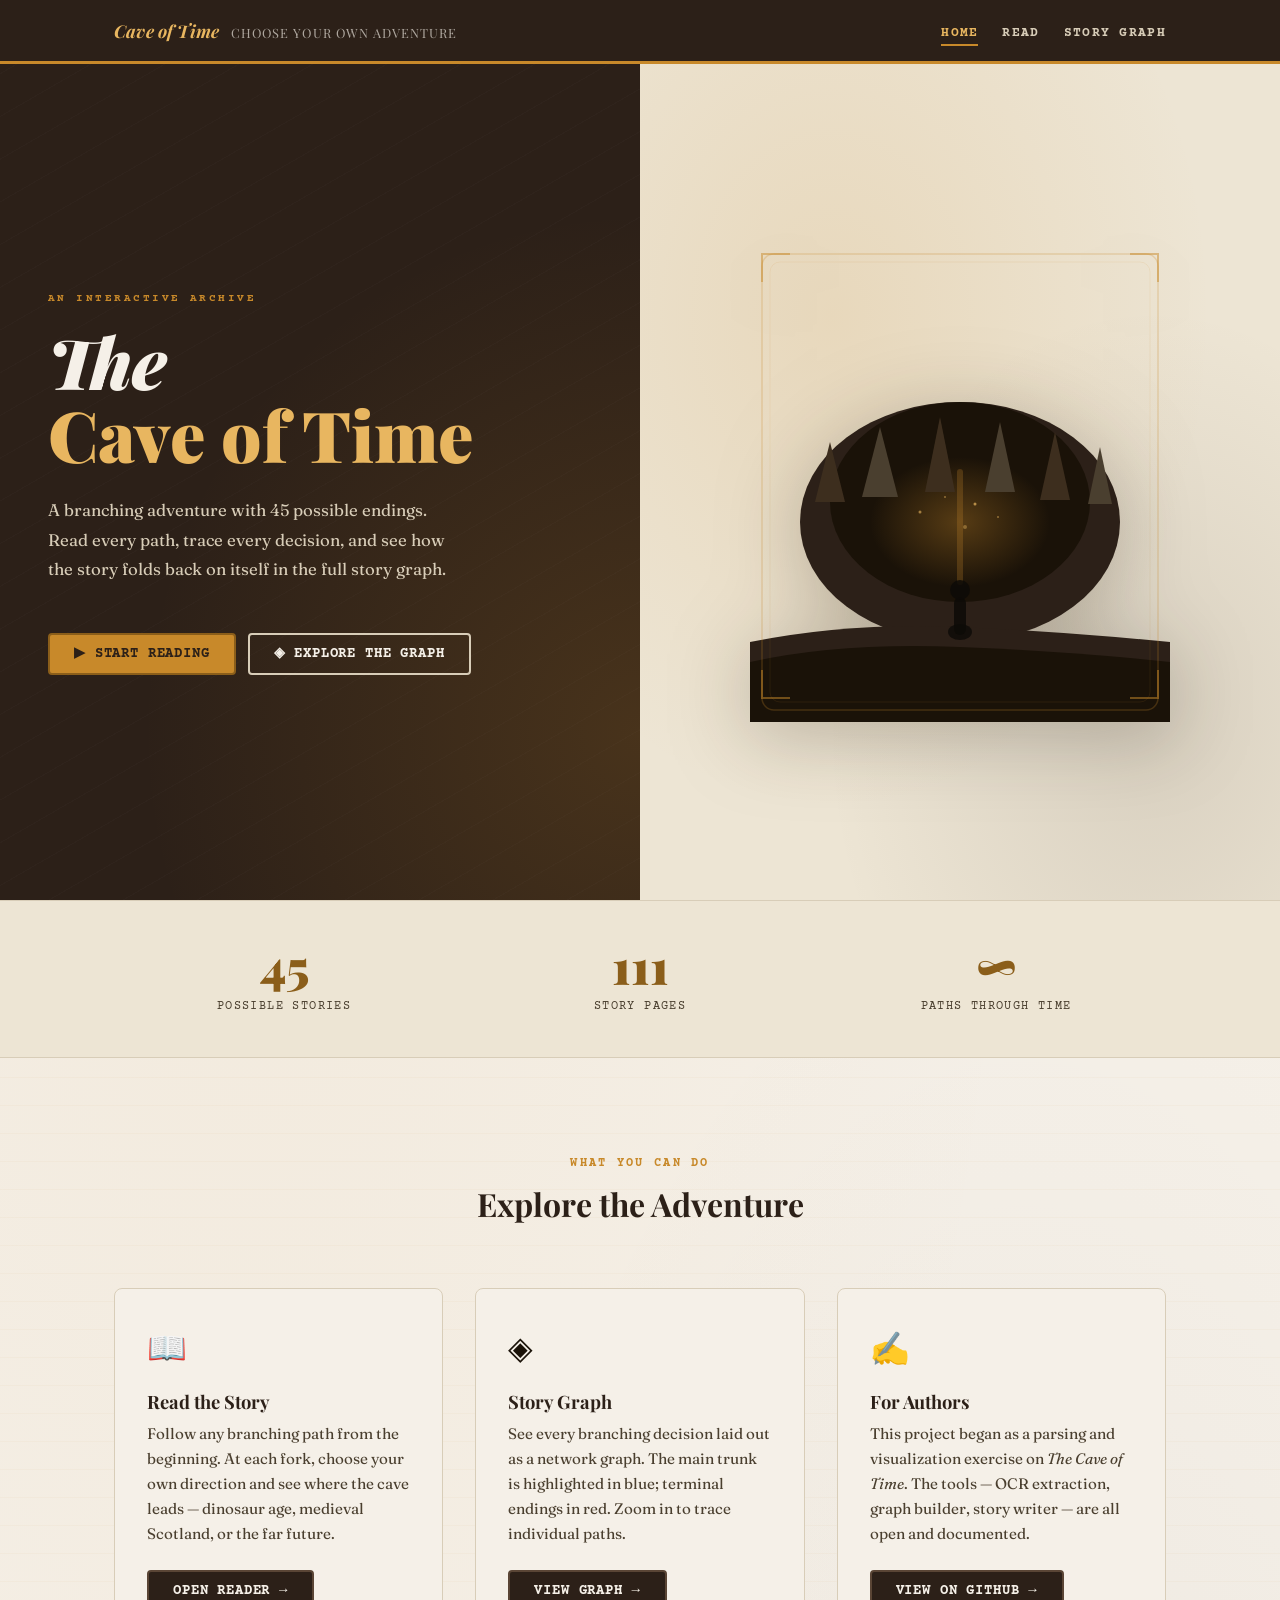
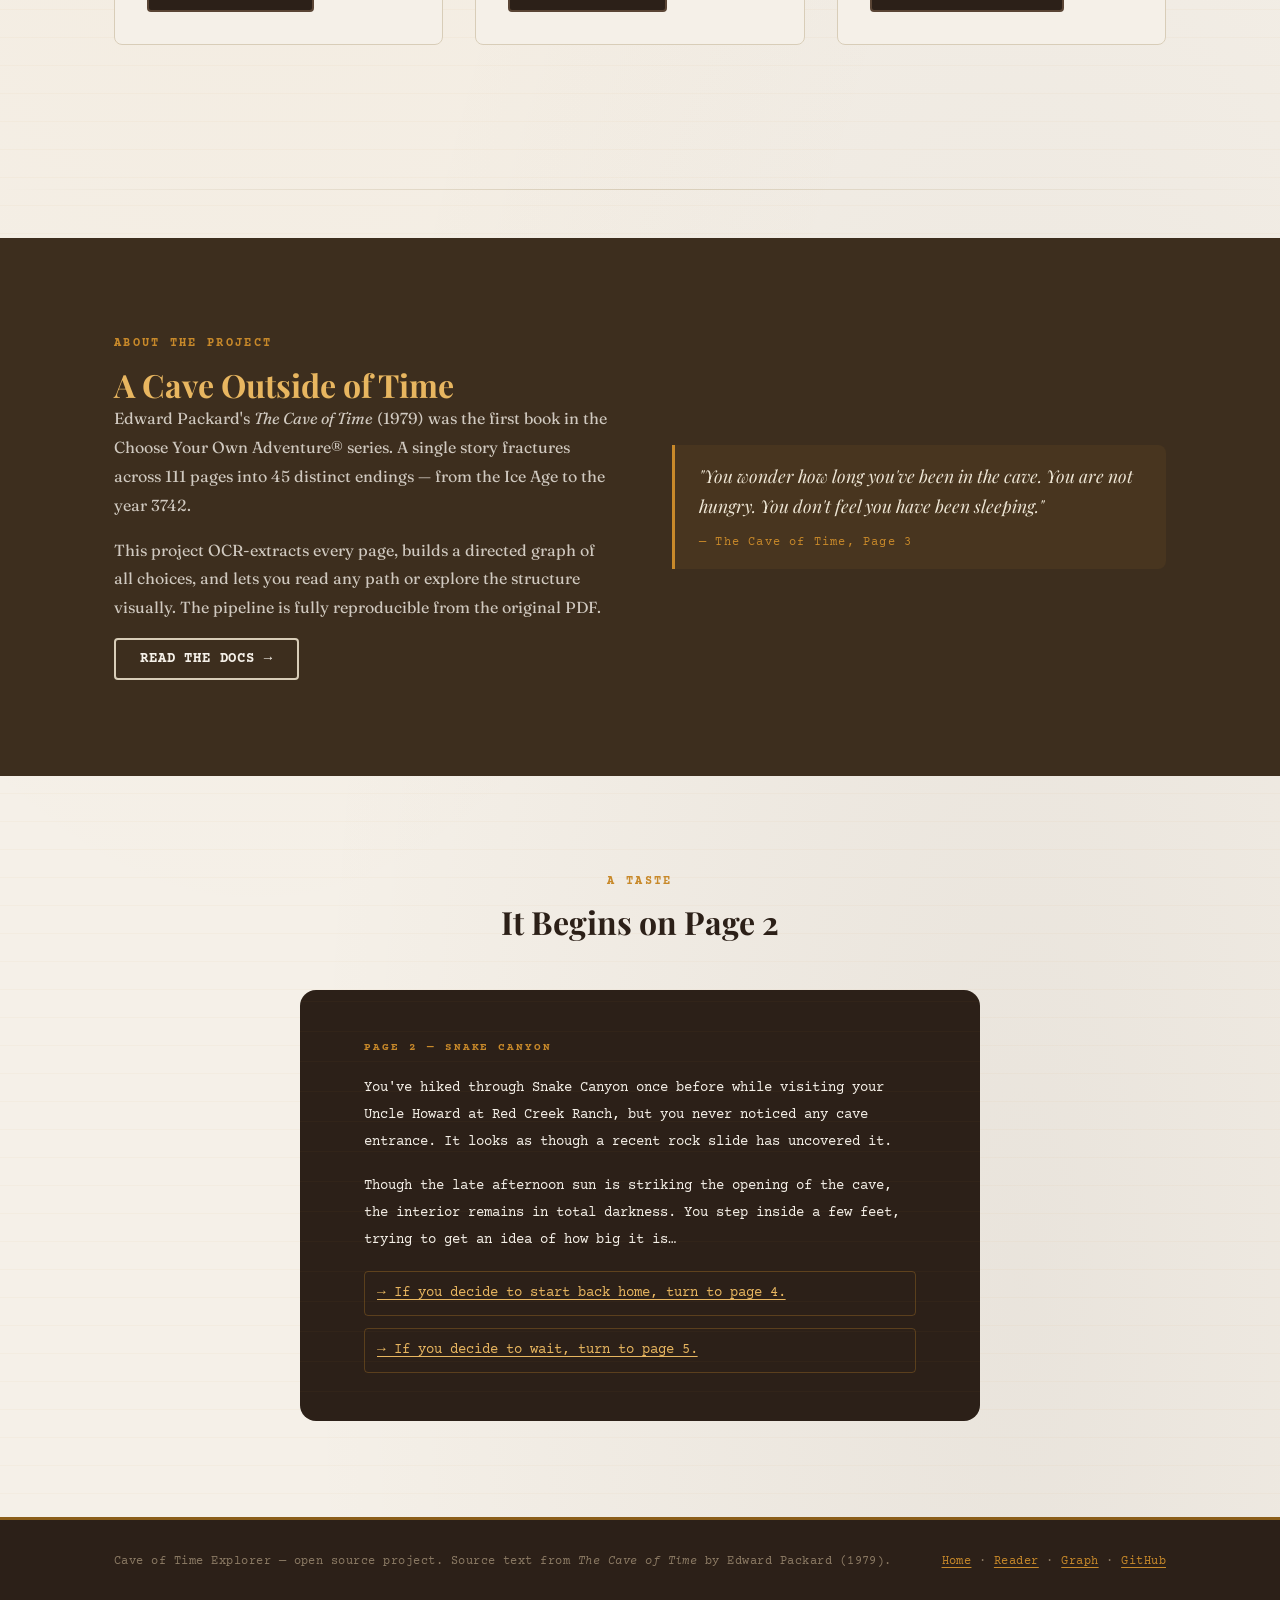
<file: index.html>
<!DOCTYPE html>
<html lang="en">
<head>
  <meta charset="UTF-8" />
  <meta name="viewport" content="width=device-width, initial-scale=1.0" />
  <meta name="description" content="A web-based Choose Your Own Adventure explorer for The Cave of Time — read every branching path or explore the full story graph." />
  <title>Cave of Time — Choose Your Own Adventure</title>
  <link rel="stylesheet" href="style.css" />
  <style>
    /* ── Page-specific styles ── */

    /* Hero */
    .hero {
      min-height: calc(100vh - var(--nav-height));
      display: grid;
      grid-template-columns: 1fr 1fr;
      align-items: stretch;
    }

    .hero__text {
      background: var(--cave);
      display: flex;
      flex-direction: column;
      justify-content: center;
      padding: var(--space-9) var(--space-8) var(--space-9) var(--space-7);
      position: relative;
      overflow: hidden;
    }

    .hero__text::after {
      content: '';
      position: absolute;
      inset: 0;
      background:
        radial-gradient(ellipse at 100% 80%, rgba(200,137,42,.18) 0%, transparent 55%),
        repeating-linear-gradient(
          -30deg,
          transparent,
          transparent 36px,
          rgba(255,255,255,.015) 36px,
          rgba(255,255,255,.015) 37px
        );
      pointer-events: none;
    }

    .hero__text > * { position: relative; z-index: 1; }

    .hero__eyebrow {
      font-family: var(--font-mono);
      font-size: .7rem;
      font-weight: 700;
      letter-spacing: .22em;
      text-transform: uppercase;
      color: var(--amber);
      margin-bottom: var(--space-4);
    }

    .hero__heading {
      font-size: clamp(2.8rem, 5.5vw, 4.5rem);
      font-weight: 900;
      font-style: italic;
      color: var(--parchment);
      line-height: 1.05;
      margin-bottom: var(--space-5);
    }

    .hero__heading em {
      color: var(--amber-light);
      font-style: normal;
    }

    .hero__sub {
      color: var(--parchment-dark);
      font-family: var(--font-body);
      font-size: 1.05rem;
      line-height: 1.75;
      margin-bottom: var(--space-7);
      max-width: 420px;
    }

    .hero__cta {
      display: flex;
      flex-wrap: wrap;
      gap: var(--space-3);
    }

    /* Hero illustration panel */
    .hero__visual {
      background: var(--parchment-mid);
      display: flex;
      align-items: center;
      justify-content: center;
      padding: var(--space-7);
      position: relative;
      overflow: hidden;
    }

    .hero__visual::before {
      content: '';
      position: absolute;
      inset: 0;
      background:
        radial-gradient(ellipse at 30% 30%, rgba(200,137,42,.14) 0%, transparent 60%),
        radial-gradient(ellipse at 80% 80%, rgba(44,32,24,.1) 0%, transparent 45%);
    }

    .cave-svg {
      position: relative;
      z-index: 1;
      width: min(420px, 100%);
      filter: drop-shadow(0 12px 40px rgba(26,18,8,.25));
      animation: fadeUp .8s var(--ease-out) .1s both;
    }

    /* Stats bar */
    .stats-bar {
      background: var(--parchment-mid);
      border-top: 1.5px solid var(--parchment-dark);
      border-bottom: 1.5px solid var(--parchment-dark);
      padding: var(--space-5) 0;
    }

    .stats-bar .container {
      display: grid;
      grid-template-columns: repeat(3, 1fr);
      gap: var(--space-4);
    }

    .stat {
      text-align: center;
      padding: var(--space-4);
    }

    .stat__number {
      display: block;
      font-family: var(--font-display);
      font-size: clamp(2rem, 4vw, 3rem);
      font-weight: 900;
      color: var(--amber-dark);
      line-height: 1;
    }

    .stat__label {
      font-family: var(--font-mono);
      font-size: .72rem;
      letter-spacing: .12em;
      text-transform: uppercase;
      color: var(--ink-muted);
      margin-top: var(--space-2);
      display: block;
    }

    /* Features grid */
    .features {
      padding: var(--space-9) 0;
    }

    .features__header {
      text-align: center;
      margin-bottom: var(--space-8);
    }

    .features__header .kicker {
      font-family: var(--font-mono);
      font-size: .72rem;
      font-weight: 700;
      letter-spacing: .2em;
      text-transform: uppercase;
      color: var(--amber);
      display: block;
      margin-bottom: var(--space-3);
    }

    .features__grid {
      display: grid;
      grid-template-columns: repeat(auto-fit, minmax(280px, 1fr));
      gap: var(--space-6);
    }

    .feature-card {
      background: var(--parchment);
      border: 1.5px solid var(--parchment-dark);
      border-radius: var(--radius-md);
      padding: var(--space-6);
      position: relative;
      overflow: hidden;
      transition: transform var(--t-mid) var(--ease), box-shadow var(--t-mid);
    }

    .feature-card::before {
      content: '';
      position: absolute;
      top: 0; left: 0; right: 0;
      height: 3px;
      background: linear-gradient(90deg, var(--amber-dark), var(--amber-light));
      transform: scaleX(0);
      transform-origin: left;
      transition: transform var(--t-mid) var(--ease-out);
    }

    .feature-card:hover {
      transform: translateY(-4px);
      box-shadow: var(--shadow-md);
    }

    .feature-card:hover::before {
      transform: scaleX(1);
    }

    .feature-card__icon {
      font-size: 2rem;
      display: block;
      margin-bottom: var(--space-4);
      animation: flicker 4s ease-in-out infinite;
    }

    .feature-card h3 {
      font-size: 1.15rem;
      margin-bottom: var(--space-2);
    }

    .feature-card p {
      color: var(--ink-muted);
      font-size: .95rem;
      line-height: 1.65;
      margin: 0;
    }

    .feature-card .btn {
      margin-top: var(--space-5);
    }

    /* About section */
    .about {
      background: var(--cave-mid);
      color: var(--parchment);
      padding: var(--space-9) 0;
    }

    .about h2 { color: var(--amber-light); }

    .about__grid {
      display: grid;
      grid-template-columns: 1fr 1fr;
      gap: var(--space-8);
      align-items: center;
    }

    .about__text p {
      color: rgba(245,240,232,.8);
      font-size: 1rem;
      line-height: 1.8;
    }

    .about__blockquote {
      border-left: 3px solid var(--amber);
      padding: var(--space-4) var(--space-5);
      background: rgba(200,137,42,.08);
      border-radius: 0 var(--radius-md) var(--radius-md) 0;
      font-style: italic;
      font-family: var(--font-display);
      font-size: 1.1rem;
      color: var(--parchment-mid);
    }

    .about__blockquote cite {
      display: block;
      margin-top: var(--space-3);
      font-family: var(--font-mono);
      font-style: normal;
      font-size: .75rem;
      letter-spacing: .1em;
      color: var(--amber);
    }

    /* Page map */
    .pagemap {
      padding: var(--space-9) 0;
    }

    .pagemap__header {
      text-align: center;
      margin-bottom: var(--space-7);
    }

    .pagemap__excerpt {
      background: var(--cave);
      border-radius: var(--radius-lg);
      padding: var(--space-7) var(--space-8);
      color: var(--parchment);
      position: relative;
      overflow: hidden;
      font-family: var(--font-mono);
      font-size: .9rem;
      line-height: 1.9;
      max-width: 680px;
      margin: 0 auto;
    }

    .pagemap__excerpt::before {
      content: '';
      position: absolute;
      inset: 0;
      background: repeating-linear-gradient(
        0deg,
        transparent,
        transparent 29px,
        rgba(200,137,42,.04) 29px,
        rgba(200,137,42,.04) 30px
      );
    }

    .pagemap__excerpt > * { position: relative; }

    .pagemap__excerpt .page-label {
      font-size: .68rem;
      font-weight: 700;
      letter-spacing: .18em;
      text-transform: uppercase;
      color: var(--amber);
      margin-bottom: var(--space-4);
      display: block;
    }

    .pagemap__excerpt .choice {
      display: block;
      margin-top: var(--space-3);
      padding: var(--space-2) var(--space-3);
      border: 1px solid rgba(200,137,42,.3);
      border-radius: var(--radius-sm);
      color: var(--amber-light);
      transition: background var(--t-fast);
    }

    .pagemap__excerpt .choice:hover {
      background: rgba(200,137,42,.12);
    }

    /* Responsive */
    @media (max-width: 900px) {
      .hero {
        grid-template-columns: 1fr;
        min-height: auto;
      }

      .hero__visual {
        display: none;
      }

      .hero__text {
        padding: var(--space-8) var(--space-5);
      }

      .about__grid {
        grid-template-columns: 1fr;
        gap: var(--space-6);
      }
    }

    @media (max-width: 600px) {
      .stats-bar .container {
        grid-template-columns: 1fr;
      }

      .pagemap__excerpt {
        padding: var(--space-5);
      }
    }
  </style>
</head>
<body>

  <!-- ── NAV ── -->
  <nav class="site-nav" aria-label="Site navigation">
    <div class="container">
      <a class="nav-brand" href="index.html" aria-current="page">
        Cave of Time
        <span>Choose Your Own Adventure</span>
      </a>
      <ul class="nav-links" role="list">
        <li><a href="index.html" aria-current="page">Home</a></li>
        <li><a href="reader.html">Read</a></li>
        <li><a href="graph.html">Story Graph</a></li>
      </ul>
    </div>
  </nav>

  <main>

    <!-- ── HERO ── -->
    <section class="hero" aria-labelledby="hero-heading">
      <div class="hero__text">
        <p class="hero__eyebrow">An Interactive Archive</p>
        <h1 class="hero__heading" id="hero-heading">
          The<br><em>Cave of Time</em>
        </h1>
        <p class="hero__sub">
          A branching adventure with 45 possible endings. Read every path,
          trace every decision, and see how the story folds back on itself
          in the full story graph.
        </p>
        <div class="hero__cta">
          <a href="reader.html" class="btn btn--primary">
            ▶ Start Reading
          </a>
          <a href="graph.html" class="btn btn--ghost">
            ◈ Explore the Graph
          </a>
        </div>
      </div>

      <div class="hero__visual" aria-hidden="true">
        <!-- Inline SVG illustration of the cave -->
        <svg class="cave-svg" viewBox="0 0 420 480" fill="none" xmlns="http://www.w3.org/2000/svg">
          <!-- Cave mouth -->
          <ellipse cx="210" cy="280" rx="160" ry="120" fill="#2c2018"/>
          <ellipse cx="210" cy="260" rx="130" ry="100" fill="#1a1208"/>

          <!-- Phosphorescent glow -->
          <ellipse cx="210" cy="280" rx="90" ry="65" fill="url(#glowGrad)" opacity=".7"/>

          <!-- Stalactites -->
          <polygon points="80,200 95,260 65,260" fill="#3d2e1e"/>
          <polygon points="130,185 148,255 112,255" fill="#4a3f2f"/>
          <polygon points="190,175 205,250 175,250" fill="#3d2e1e"/>
          <polygon points="250,180 265,250 235,250" fill="#4a3f2f"/>
          <polygon points="305,190 320,258 290,258" fill="#3d2e1e"/>
          <polygon points="350,205 362,262 338,262" fill="#4a3f2f"/>

          <!-- Tunnel glow lines -->
          <line x1="210" y1="220" x2="210" y2="350" stroke="url(#tunnelGrad)" stroke-width="40" stroke-linecap="round" opacity=".3"/>
          <line x1="210" y1="230" x2="210" y2="340" stroke="#c8892a" stroke-width="6" stroke-linecap="round" opacity=".25"/>

          <!-- Ground silhouette -->
          <path d="M0 400 Q100 380 210 385 Q320 390 420 400 L420 480 L0 480 Z" fill="#2c2018"/>
          <path d="M0 420 Q90 400 210 405 Q330 410 420 420 L420 480 L0 480 Z" fill="#1a1208"/>

          <!-- Foreground figure silhouette -->
          <ellipse cx="210" cy="390" rx="12" ry="8" fill="#0d0a07" opacity=".8"/>
          <rect x="204" y="355" width="12" height="38" rx="6" fill="#0d0a07" opacity=".85"/>
          <circle cx="210" cy="348" r="10" fill="#0d0a07" opacity=".85"/>

          <!-- Stars in cave interior -->
          <circle cx="170" cy="270" r="1.5" fill="#e8b660" opacity=".6"/>
          <circle cx="195" cy="255" r="1"   fill="#e8b660" opacity=".5"/>
          <circle cx="225" cy="262" r="1.5" fill="#e8b660" opacity=".7"/>
          <circle cx="248" cy="275" r="1"   fill="#e8b660" opacity=".5"/>
          <circle cx="215" cy="285" r="2"   fill="#e8b660" opacity=".4"/>

          <!-- Decorative frame lines -->
          <rect x="12" y="12" width="396" height="456" rx="12"
            stroke="#c8892a" stroke-width="1.5" opacity=".25" fill="none"/>
          <rect x="20" y="20" width="380" height="440" rx="10"
            stroke="#c8892a" stroke-width=".7" opacity=".15" fill="none"/>

          <!-- Corner ornaments -->
          <path d="M12,40 V12 H40"   stroke="#c8892a" stroke-width="2" fill="none" opacity=".5"/>
          <path d="M380,12 H408 V40" stroke="#c8892a" stroke-width="2" fill="none" opacity=".5"/>
          <path d="M12,428 V456 H40" stroke="#c8892a" stroke-width="2" fill="none" opacity=".5"/>
          <path d="M380,456 H408 V428" stroke="#c8892a" stroke-width="2" fill="none" opacity=".5"/>

          <defs>
            <radialGradient id="glowGrad" cx="50%" cy="50%" r="50%">
              <stop offset="0%"   stop-color="#c8892a" stop-opacity=".5"/>
              <stop offset="100%" stop-color="#c8892a" stop-opacity="0"/>
            </radialGradient>
            <linearGradient id="tunnelGrad" x1="0" y1="0" x2="0" y2="1">
              <stop offset="0%"   stop-color="#c8892a" stop-opacity=".9"/>
              <stop offset="100%" stop-color="#c8892a" stop-opacity=".1"/>
            </linearGradient>
          </defs>
        </svg>
      </div>
    </section>

    <!-- ── STATS ── -->
    <section class="stats-bar" aria-label="Story statistics">
      <div class="container">
        <div class="stat">
          <span class="stat__number">45</span>
          <span class="stat__label">Possible Stories</span>
        </div>
        <div class="stat">
          <span class="stat__number">111</span>
          <span class="stat__label">Story Pages</span>
        </div>
        <div class="stat">
          <span class="stat__number">∞</span>
          <span class="stat__label">Paths Through Time</span>
        </div>
      </div>
    </section>

    <!-- ── FEATURES ── -->
    <section class="features" aria-labelledby="features-heading">
      <div class="container">
        <header class="features__header">
          <span class="kicker">What you can do</span>
          <h2 id="features-heading">Explore the Adventure</h2>
        </header>

        <div class="features__grid">

          <!-- Reader card -->
          <article class="feature-card" style="animation: fadeUp .6s var(--ease-out) .05s both;">
            <span class="feature-card__icon" aria-hidden="true">📖</span>
            <h3>Read the Story</h3>
            <p>
              Follow any branching path from the beginning. At each fork,
              choose your own direction and see where the cave leads —
              dinosaur age, medieval Scotland, or the far future.
            </p>
            <a href="reader.html" class="btn btn--dark">Open Reader →</a>
          </article>

          <!-- Graph card -->
          <article class="feature-card" style="animation: fadeUp .6s var(--ease-out) .15s both;">
            <span class="feature-card__icon" aria-hidden="true">◈</span>
            <h3>Story Graph</h3>
            <p>
              See every branching decision laid out as a network graph.
              The main trunk is highlighted in blue; terminal endings
              in red. Zoom in to trace individual paths.
            </p>
            <a href="graph.html" class="btn btn--dark">View Graph →</a>
          </article>

          <!-- Author card -->
          <article class="feature-card" style="animation: fadeUp .6s var(--ease-out) .25s both;">
            <span class="feature-card__icon" aria-hidden="true">✍</span>
            <h3>For Authors</h3>
            <p>
              This project began as a parsing and visualization exercise
              on <em>The Cave of Time</em>. The tools — OCR extraction,
              graph builder, story writer — are all open and documented.
            </p>
            <a href="https://github.com" class="btn btn--dark" target="_blank" rel="noopener">
              View on GitHub →
            </a>
          </article>

        </div>
      </div>
    </section>

    <hr class="divider" />

    <!-- ── ABOUT ── -->
    <section class="about" aria-labelledby="about-heading">
      <div class="container">
        <div class="about__grid">
          <div class="about__text">
            <span class="kicker" style="color:var(--amber);font-family:var(--font-mono);font-size:.72rem;font-weight:700;letter-spacing:.2em;text-transform:uppercase;display:block;margin-bottom:var(--space-3);">About the project</span>
            <h2 id="about-heading">A Cave Outside of Time</h2>
            <p>
              Edward Packard's <em>The Cave of Time</em> (1979) was the first book in the
              Choose Your Own Adventure® series. A single story fractures across
              111 pages into 45 distinct endings — from the Ice Age to the year 3742.
            </p>
            <p>
              This project OCR-extracts every page, builds a directed graph of all
              choices, and lets you read any path or explore the structure visually.
              The pipeline is fully reproducible from the original PDF.
            </p>
            <a href="https://github.com" class="btn btn--ghost" target="_blank" rel="noopener">
              Read the Docs →
            </a>
          </div>

          <aside>
            <blockquote class="about__blockquote">
              "You wonder how long you've been in the cave. You are not hungry.
              You don't feel you have been sleeping."
              <cite>— The Cave of Time, Page 3</cite>
            </blockquote>
          </aside>
        </div>
      </div>
    </section>

    <!-- ── SAMPLE EXCERPT ── -->
    <section class="pagemap" aria-labelledby="sample-heading">
      <div class="container">
        <header class="pagemap__header">
          <span class="kicker" style="font-family:var(--font-mono);font-size:.72rem;font-weight:700;letter-spacing:.2em;text-transform:uppercase;color:var(--amber);display:block;margin-bottom:var(--space-3);">A taste</span>
          <h2 id="sample-heading">It Begins on Page 2</h2>
        </header>

        <div class="pagemap__excerpt">
          <span class="page-label">Page 2 — Snake Canyon</span>
          <p>
            You've hiked through Snake Canyon once before while visiting your Uncle Howard
            at Red Creek Ranch, but you never noticed any cave entrance. It looks as though
            a recent rock slide has uncovered it.
          </p>
          <p>
            Though the late afternoon sun is striking the opening of the cave, the interior
            remains in total darkness. You step inside a few feet, trying to get an idea of
            how big it is…
          </p>
          <a href="reader.html" class="choice">
            → If you decide to start back home, turn to page 4.
          </a>
          <a href="reader.html" class="choice">
            → If you decide to wait, turn to page 5.
          </a>
        </div>
      </div>
    </section>

  </main>

  <!-- ── FOOTER ── -->
  <footer class="site-footer">
    <div class="container">
      <span>
        Cave of Time Explorer — open source project.
        Source text from <em>The Cave of Time</em> by Edward Packard (1979).
      </span>
      <nav aria-label="Footer navigation">
        <a href="index.html">Home</a> ·
        <a href="reader.html">Reader</a> ·
        <a href="graph.html">Graph</a> ·
        <a href="https://github.com" target="_blank" rel="noopener">GitHub</a>
      </nav>
    </div>
  </footer>

</body>
</html>
</file>
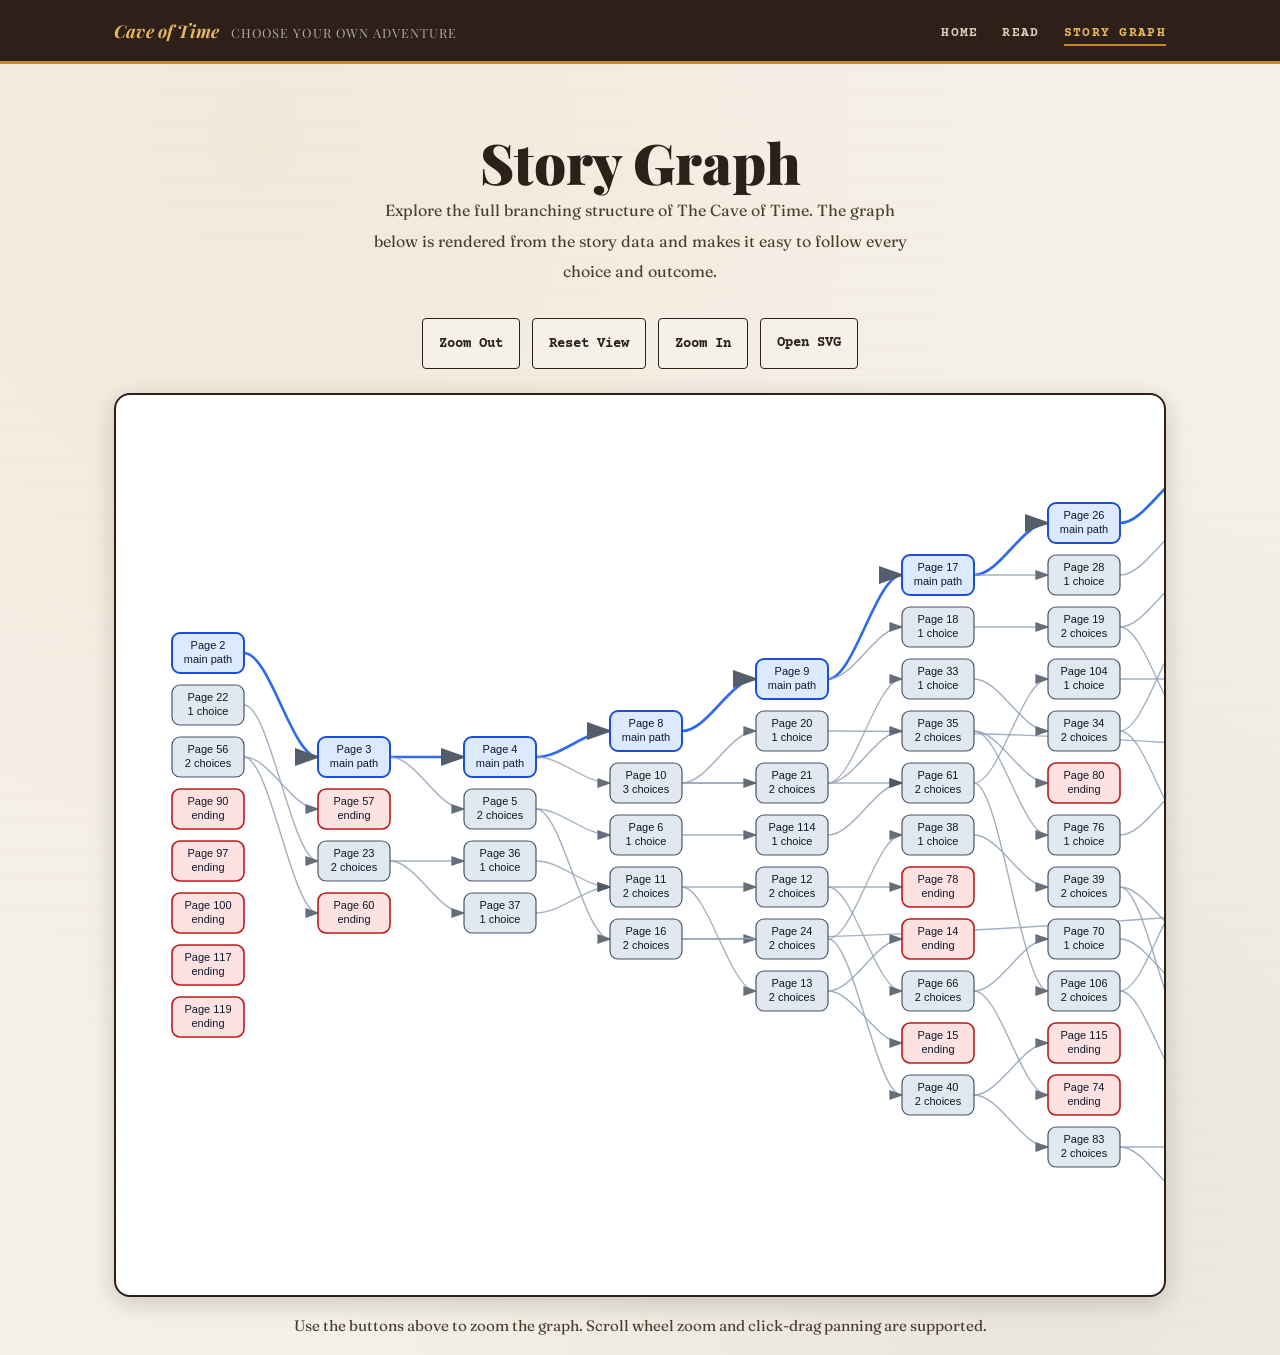
<file: graph.html>
<!DOCTYPE html>
<html lang="en">
<head>
  <meta charset="UTF-8" />
  <meta name="viewport" content="width=device-width, initial-scale=1.0" />
  <title>Story Graph — Cave of Time</title>
  <meta name="description" content="Explore the Cave of Time story graph with an interactive visualizer." />
  <link rel="stylesheet" href="style.css" />
  <style>
    .page-header {
      padding: var(--space-8) 0 var(--space-6);
      text-align: center;
    }

    .page-header p {
      max-width: 34rem;
      margin: 0 auto;
      color: var(--ink-muted);
      font-size: 1rem;
      line-height: 1.9;
    }

    .graph-toolbar {
      display: flex;
      flex-wrap: wrap;
      gap: var(--space-3);
      justify-content: center;
      margin-bottom: var(--space-5);
    }

    .graph-toolbar button,
    .graph-toolbar a {
      appearance: none;
      border: 1px solid var(--cave);
      background: var(--parchment);
      color: var(--cave);
      border-radius: var(--radius-sm);
      padding: var(--space-3) var(--space-4);
      font-family: var(--font-mono);
      font-size: .9rem;
      font-weight: 700;
      cursor: pointer;
      transition: transform var(--t-fast), background var(--t-fast), color var(--t-fast);
      text-decoration: none;
    }

    .graph-toolbar button:hover,
    .graph-toolbar a:hover {
      background: var(--amber);
      color: var(--cave);
      transform: translateY(-1px);
    }

    #graph-viewer {
      background: #fff;
      border: 2px solid var(--cave);
      border-radius: var(--radius-lg);
      overflow: hidden;
      box-shadow: var(--shadow-md);
      min-height: 80vh;
      width: 100%;
      max-width: none;
      padding: var(--space-4);
      position: relative;
      cursor: grab;
      touch-action: none;
      user-select: none;
      -webkit-user-select: none;
      -moz-user-select: none;
      -ms-user-select: none;
    }

    #graph-viewer svg {
      width: auto;
      height: auto;
      display: block;
      max-height: none;
      shape-rendering: geometricPrecision;
      text-rendering: optimizeLegibility;
      cursor: grab;
      user-select: none;
      -webkit-user-select: none;
      -moz-user-select: none;
      -ms-user-select: none;
    }

    .graph-note {
      margin-top: var(--space-4);
      text-align: center;
      color: var(--ink-muted);
      font-size: .95rem;
    }

    @media (max-width: 720px) {
      .graph-toolbar {
        flex-direction: column;
        align-items: stretch;
      }
    }
  </style>
</head>
<body>
  <nav class="site-nav" aria-label="Site navigation">
    <div class="container">
      <a class="nav-brand" href="index.html">
        Cave of Time
        <span>Choose Your Own Adventure</span>
      </a>
      <ul class="nav-links" role="list">
        <li><a href="index.html">Home</a></li>
        <li><a href="reader.html">Read</a></li>
        <li><a href="graph.html" aria-current="page">Story Graph</a></li>
      </ul>
    </div>
  </nav>

  <main class="container">
    <section class="page-header">
      <h1>Story Graph</h1>
      <p>Explore the full branching structure of The Cave of Time. The graph below is rendered from the story data and makes it easy to follow every choice and outcome.</p>
    </section>

    <div class="graph-toolbar">
      <button id="zoom-out">Zoom Out</button>
      <button id="reset-view">Reset View</button>
      <button id="zoom-in">Zoom In</button>
      <a href="output/cot-story-graph.svg" target="_blank" rel="noopener noreferrer">Open SVG</a>
    </div>

    <div id="graph-viewer" aria-live="polite">
      <p>Loading story graph…</p>
    </div>

    <p class="graph-note">Use the buttons above to zoom the graph. Scroll wheel zoom and click-drag panning are supported.</p>
  </main>

  <script>
    const viewer = document.getElementById('graph-viewer');
    const zoomInButton = document.getElementById('zoom-in');
    const zoomOutButton = document.getElementById('zoom-out');
    const resetButton = document.getElementById('reset-view');

    let zoomLevel = 1;
    const zoomStep = 0.15;
    const minZoom = 0.4;
    const maxZoom = 2.5;

    let panX = 0;
    let panY = 0;
    let isPanning = false;
    let panStartX = 0;
    let panStartY = 0;
    let svgWidth = 0;
    let svgHeight = 0;

    function updateTransform() {
      const svg = viewer.querySelector('svg');
      if (!svg) return;
      svg.style.transform = `translate(${panX}px, ${panY}px)`;
    }

    function updateSvgSize() {
      const svg = viewer.querySelector('svg');
      if (!svg) return;
      svg.style.width = `${svgWidth * zoomLevel}px`;
      svg.style.height = `${svgHeight * zoomLevel}px`;
    }

    function setZoom(level, centerX = null, centerY = null) {
      const svg = viewer.querySelector('svg');
      if (!svg) return;
      const prevZoom = zoomLevel;
      zoomLevel = Math.min(maxZoom, Math.max(minZoom, level));
      if (centerX !== null && prevZoom !== zoomLevel) {
        const rect = svg.getBoundingClientRect();
        const offsetX = centerX - rect.left;
        const offsetY = centerY - rect.top;
        panX -= (zoomLevel / prevZoom - 1) * offsetX;
        panY -= (zoomLevel / prevZoom - 1) * offsetY;
      }
      updateSvgSize();
      updateTransform();
    }

    function resetView() {
      panX = 0;
      panY = 0;
      zoomLevel = 1;
      updateSvgSize();
      updateTransform();
    }

    function handleWheel(event) {
      const svg = viewer.querySelector('svg');
      if (!svg) return;
      event.preventDefault();
      const delta = event.deltaY > 0 ? -zoomStep : zoomStep;
      setZoom(zoomLevel + delta, event.clientX, event.clientY);
    }

    function handlePointerDown(event) {
      const svg = viewer.querySelector('svg');
      if (!svg) return;
      event.preventDefault();
      isPanning = true;
      panStartX = event.clientX;
      panStartY = event.clientY;
      viewer.style.cursor = 'grabbing';
      svg.style.cursor = 'grabbing';
      viewer.setPointerCapture(event.pointerId);
    }

    function handlePointerMove(event) {
      if (!isPanning) return;
      const dx = event.clientX - panStartX;
      const dy = event.clientY - panStartY;
      panStartX = event.clientX;
      panStartY = event.clientY;
      panX += dx;
      panY += dy;
      const svg = viewer.querySelector('svg');
      if (svg) updateTransform(svg);
    }

    function handlePointerUp(event) {
      if (!isPanning) return;
      isPanning = false;
      viewer.style.cursor = 'grab';
      const svg = viewer.querySelector('svg');
      if (svg) svg.style.cursor = 'grab';
      viewer.releasePointerCapture?.(event.pointerId);
    }

    function loadGraph() {
      fetch('output/cot-story-graph.svg')
        .then(response => {
          if (!response.ok) {
            throw new Error('Graph file not found');
          }
          return response.text();
        })
        .then(svgText => {
          viewer.innerHTML = svgText;
          const svg = viewer.querySelector('svg');
          if (svg) {
            svg.setAttribute('preserveAspectRatio', 'xMidYMid meet');
            svgWidth = svg.viewBox.baseVal.width || parseFloat(svg.getAttribute('width')) || svg.clientWidth;
            svgHeight = svg.viewBox.baseVal.height || parseFloat(svg.getAttribute('height')) || svg.clientHeight;
            updateSvgSize();
            svg.style.transformOrigin = '0 0';
            updateTransform();
          }
        })
        .catch(() => {
          viewer.innerHTML = '<p class="error">Unable to load the story graph. Check that <code>output/cot-story-graph.svg</code> exists.</p>';
        });
    }

    zoomInButton.addEventListener('click', () => setZoom(zoomLevel + zoomStep));
    zoomOutButton.addEventListener('click', () => setZoom(zoomLevel - zoomStep));
    resetButton.addEventListener('click', resetView);
    viewer.addEventListener('wheel', handleWheel, { passive: false });
    viewer.addEventListener('pointerdown', handlePointerDown);
    viewer.addEventListener('pointermove', handlePointerMove);
    viewer.addEventListener('pointerup', handlePointerUp);
    viewer.addEventListener('pointerleave', handlePointerUp);

    loadGraph();
  </script>
</body>
</html>
</file>
<file: style.css>
/* ============================================================
   CAVE OF TIME — Shared Design System
   Author: Person 3 (Shell + GitHub Pages)
   Import this file in reader.html and graph.html
   ============================================================ */

/* ── Google Fonts ── */
@import url('https://fonts.googleapis.com/css2?family=Playfair+Display:ital,wght@0,400;0,700;0,900;1,400;1,700&family=Courier+Prime:ital,wght@0,400;0,700;1,400&family=Fraunces:ital,opsz,wght@0,9..144,300;0,9..144,600;1,9..144,300;1,9..144,600&display=swap');

/* ── CSS Custom Properties ── */
:root {
  /* Colors */
  --ink:          #1a1208;
  --ink-muted:    #4a3f2f;
  --ink-faint:    #8c7b65;

  --parchment:    #f5f0e8;
  --parchment-mid:#ede5d4;
  --parchment-dark:#d8cdb8;

  --amber:        #c8892a;
  --amber-light:  #e8b660;
  --amber-dark:   #8b5e1a;

  --blood:        #8b1a1a;
  --cave:         #2c2018;
  --cave-mid:     #3d2e1e;
  --cave-light:   #5a4535;

  --moss:         #3d5c3a;
  --sky-time:     #2a4a6b;

  /* Typography */
  --font-display: 'Playfair Display', Georgia, serif;
  --font-body:    'Fraunces', Georgia, serif;
  --font-mono:    'Courier Prime', 'Courier New', monospace;

  /* Spacing scale */
  --space-1:  4px;
  --space-2:  8px;
  --space-3:  12px;
  --space-4:  16px;
  --space-5:  24px;
  --space-6:  32px;
  --space-7:  48px;
  --space-8:  64px;
  --space-9:  96px;

  /* Layout */
  --max-width:      1100px;
  --content-width:  680px;
  --nav-height:     64px;

  /* Borders */
  --radius-sm:  4px;
  --radius-md:  8px;
  --radius-lg:  16px;

  /* Shadows */
  --shadow-sm:  0 2px 8px rgba(26,18,8,.12);
  --shadow-md:  0 6px 24px rgba(26,18,8,.18);
  --shadow-lg:  0 16px 48px rgba(26,18,8,.28);
  --shadow-ink: 4px 4px 0 var(--ink);

  /* Transitions */
  --ease:       cubic-bezier(.22,.68,0,1.2);
  --ease-out:   cubic-bezier(.16,1,.3,1);
  --t-fast:     150ms;
  --t-mid:      280ms;
  --t-slow:     500ms;
}

/* ── Reset ── */
*, *::before, *::after {
  box-sizing: border-box;
  margin: 0;
  padding: 0;
}

html {
  font-size: 16px;
  scroll-behavior: smooth;
  -webkit-text-size-adjust: 100%;
}

body {
  background-color: var(--parchment);
  color: var(--ink);
  font-family: var(--font-body);
  font-size: 1.0625rem;
  line-height: 1.7;
  min-height: 100vh;

  /* subtle paper texture via layered gradients */
  background-image:
    repeating-linear-gradient(
      0deg,
      transparent,
      transparent 27px,
      rgba(200,137,42,.04) 27px,
      rgba(200,137,42,.04) 28px
    ),
    radial-gradient(ellipse at 20% 10%, rgba(200,137,42,.07) 0%, transparent 55%),
    radial-gradient(ellipse at 80% 90%, rgba(44,32,24,.06) 0%, transparent 50%);
}

/* ── Typography ── */
h1, h2, h3, h4 {
  font-family: var(--font-display);
  line-height: 1.2;
  color: var(--cave);
}

h1 { font-size: clamp(2rem, 5vw, 3.5rem); font-weight: 900; }
h2 { font-size: clamp(1.4rem, 3vw, 2rem);  font-weight: 700; }
h3 { font-size: 1.25rem; font-weight: 700; }
h4 { font-size: 1rem;    font-weight: 700; }

p { margin-bottom: var(--space-4); }

em { font-style: italic; }

strong {
  font-weight: 700;
  color: var(--cave);
}

a {
  color: var(--amber-dark);
  text-decoration: underline;
  text-underline-offset: 3px;
  transition: color var(--t-fast);
}

a:hover { color: var(--amber); }

/* ── Layout Utilities ── */
.container {
  max-width: var(--max-width);
  margin: 0 auto;
  padding: 0 var(--space-5);
}

.container--narrow {
  max-width: var(--content-width);
  margin: 0 auto;
  padding: 0 var(--space-5);
}

.sr-only {
  position: absolute;
  width: 1px; height: 1px;
  padding: 0; margin: -1px;
  overflow: hidden;
  clip: rect(0,0,0,0);
  white-space: nowrap;
  border: 0;
}

/* ── NAV ── */
.site-nav {
  position: sticky;
  top: 0;
  z-index: 100;
  height: var(--nav-height);
  background: var(--cave);
  border-bottom: 3px solid var(--amber);
  display: flex;
  align-items: center;
}

.site-nav .container {
  display: flex;
  align-items: center;
  justify-content: space-between;
  width: 100%;
}

.nav-brand {
  font-family: var(--font-display);
  font-size: 1.1rem;
  font-weight: 700;
  font-style: italic;
  color: var(--amber-light);
  text-decoration: none;
  letter-spacing: .01em;
  transition: color var(--t-fast);
}

.nav-brand:hover { color: var(--parchment); }

.nav-brand span {
  color: var(--parchment);
  font-style: normal;
  font-weight: 400;
  font-size: .8rem;
  margin-left: var(--space-2);
  opacity: .65;
  letter-spacing: .08em;
  text-transform: uppercase;
}

.nav-links {
  display: flex;
  align-items: center;
  gap: var(--space-5);
  list-style: none;
}

.nav-links a {
  font-family: var(--font-mono);
  font-size: .8125rem;
  font-weight: 700;
  letter-spacing: .1em;
  text-transform: uppercase;
  color: var(--parchment-dark);
  text-decoration: none;
  padding: var(--space-1) 0;
  border-bottom: 2px solid transparent;
  transition: color var(--t-fast), border-color var(--t-fast);
}

.nav-links a:hover,
.nav-links a[aria-current="page"] {
  color: var(--amber-light);
  border-bottom-color: var(--amber);
}

/* ── Buttons ── */
.btn {
  display: inline-flex;
  align-items: center;
  gap: var(--space-2);
  font-family: var(--font-mono);
  font-size: .875rem;
  font-weight: 700;
  letter-spacing: .06em;
  text-transform: uppercase;
  text-decoration: none;
  padding: var(--space-3) var(--space-5);
  border-radius: var(--radius-sm);
  border: 2px solid currentColor;
  cursor: pointer;
  transition: transform var(--t-fast) var(--ease), box-shadow var(--t-fast), background var(--t-fast), color var(--t-fast);
  line-height: 1;
}

.btn:hover {
  transform: translate(-2px, -2px);
  box-shadow: var(--shadow-ink);
}

.btn:active {
  transform: translate(0, 0);
  box-shadow: none;
}

.btn--primary {
  background: var(--amber);
  color: var(--cave);
  border-color: var(--amber-dark);
}

.btn--primary:hover {
  background: var(--amber-light);
  color: var(--cave);
}

.btn--ghost {
  background: transparent;
  color: var(--parchment);
  border-color: var(--parchment-dark);
}

.btn--ghost:hover {
  background: rgba(245,240,232,.12);
  color: var(--amber-light);
  border-color: var(--amber);
}

.btn--dark {
  background: var(--cave);
  color: var(--parchment);
  border-color: var(--cave-light);
}

.btn--dark:hover {
  background: var(--cave-mid);
  color: var(--amber-light);
}

/* ── Dividers ── */
.divider {
  border: none;
  height: 1px;
  background: linear-gradient(to right, transparent, var(--parchment-dark), transparent);
  margin: var(--space-7) 0;
}

.divider--ornament {
  display: flex;
  align-items: center;
  gap: var(--space-4);
  text-align: center;
  margin: var(--space-7) 0;
}

.divider--ornament::before,
.divider--ornament::after {
  content: '';
  flex: 1;
  height: 1px;
  background: linear-gradient(to right, transparent, var(--parchment-dark));
}

.divider--ornament::after {
  background: linear-gradient(to left, transparent, var(--parchment-dark));
}

.divider--ornament-icon {
  font-family: var(--font-display);
  color: var(--amber);
  font-size: 1.25rem;
}

/* ── Cards ── */
.card {
  background: var(--parchment);
  border: 1.5px solid var(--parchment-dark);
  border-radius: var(--radius-md);
  padding: var(--space-6);
  box-shadow: var(--shadow-sm);
  transition: transform var(--t-mid) var(--ease), box-shadow var(--t-mid);
}

.card:hover {
  transform: translateY(-3px);
  box-shadow: var(--shadow-md);
}

.card--dark {
  background: var(--cave-mid);
  border-color: var(--cave-light);
  color: var(--parchment);
}

.card--dark h1,
.card--dark h2,
.card--dark h3 {
  color: var(--amber-light);
}

/* ── Tags / Badges ── */
.badge {
  display: inline-block;
  font-family: var(--font-mono);
  font-size: .6875rem;
  font-weight: 700;
  letter-spacing: .12em;
  text-transform: uppercase;
  padding: 2px 8px;
  border-radius: var(--radius-sm);
  border: 1px solid currentColor;
}

.badge--amber {
  color: var(--amber-dark);
  background: rgba(200,137,42,.1);
}

.badge--cave {
  color: var(--parchment-dark);
  background: var(--cave);
}

/* ── Page Header / Hero ── */
.page-hero {
  background: var(--cave);
  color: var(--parchment);
  padding: var(--space-8) 0 var(--space-7);
  position: relative;
  overflow: hidden;
}

.page-hero::before {
  content: '';
  position: absolute;
  inset: 0;
  background:
    radial-gradient(ellipse at 70% 50%, rgba(200,137,42,.15) 0%, transparent 60%),
    repeating-linear-gradient(
      45deg,
      transparent,
      transparent 24px,
      rgba(255,255,255,.012) 24px,
      rgba(255,255,255,.012) 25px
    );
  pointer-events: none;
}

.page-hero h1,
.page-hero h2 {
  color: var(--parchment);
}

.page-hero .kicker {
  font-family: var(--font-mono);
  font-size: .75rem;
  font-weight: 700;
  letter-spacing: .18em;
  text-transform: uppercase;
  color: var(--amber);
  margin-bottom: var(--space-3);
  display: block;
}

/* ── Footer ── */
.site-footer {
  background: var(--cave);
  color: var(--ink-faint);
  border-top: 3px solid var(--amber-dark);
  padding: var(--space-6) 0;
  font-family: var(--font-mono);
  font-size: .75rem;
  letter-spacing: .04em;
}

.site-footer a {
  color: var(--amber);
}

.site-footer .container {
  display: flex;
  flex-wrap: wrap;
  justify-content: space-between;
  align-items: center;
  gap: var(--space-4);
}

/* ── Cross-link Banners (integration helpers for Person 1 & 2) ── */
.crosslink-banner {
  display: flex;
  align-items: center;
  justify-content: space-between;
  flex-wrap: wrap;
  gap: var(--space-3);
  padding: var(--space-4) var(--space-5);
  background: var(--parchment-mid);
  border: 1.5px solid var(--parchment-dark);
  border-radius: var(--radius-md);
  margin: var(--space-5) 0;
  font-size: .9rem;
}

.crosslink-banner p { margin: 0; }

/* ── Responsive ── */
@media (max-width: 640px) {
  :root {
    --nav-height: 56px;
  }

  .nav-links {
    gap: var(--space-4);
  }

  .nav-brand span {
    display: none;
  }

  .site-footer .container {
    flex-direction: column;
    text-align: center;
  }
}

/* ── Animations ── */
@keyframes fadeUp {
  from { opacity: 0; transform: translateY(20px); }
  to   { opacity: 1; transform: translateY(0); }
}

@keyframes fadeIn {
  from { opacity: 0; }
  to   { opacity: 1; }
}

@keyframes flicker {
  0%,100% { opacity: 1; }
  50%      { opacity: .88; }
}

.animate-fade-up {
  animation: fadeUp var(--t-slow) var(--ease-out) both;
}

.animate-fade-in {
  animation: fadeIn var(--t-slow) ease both;
}
</file>
